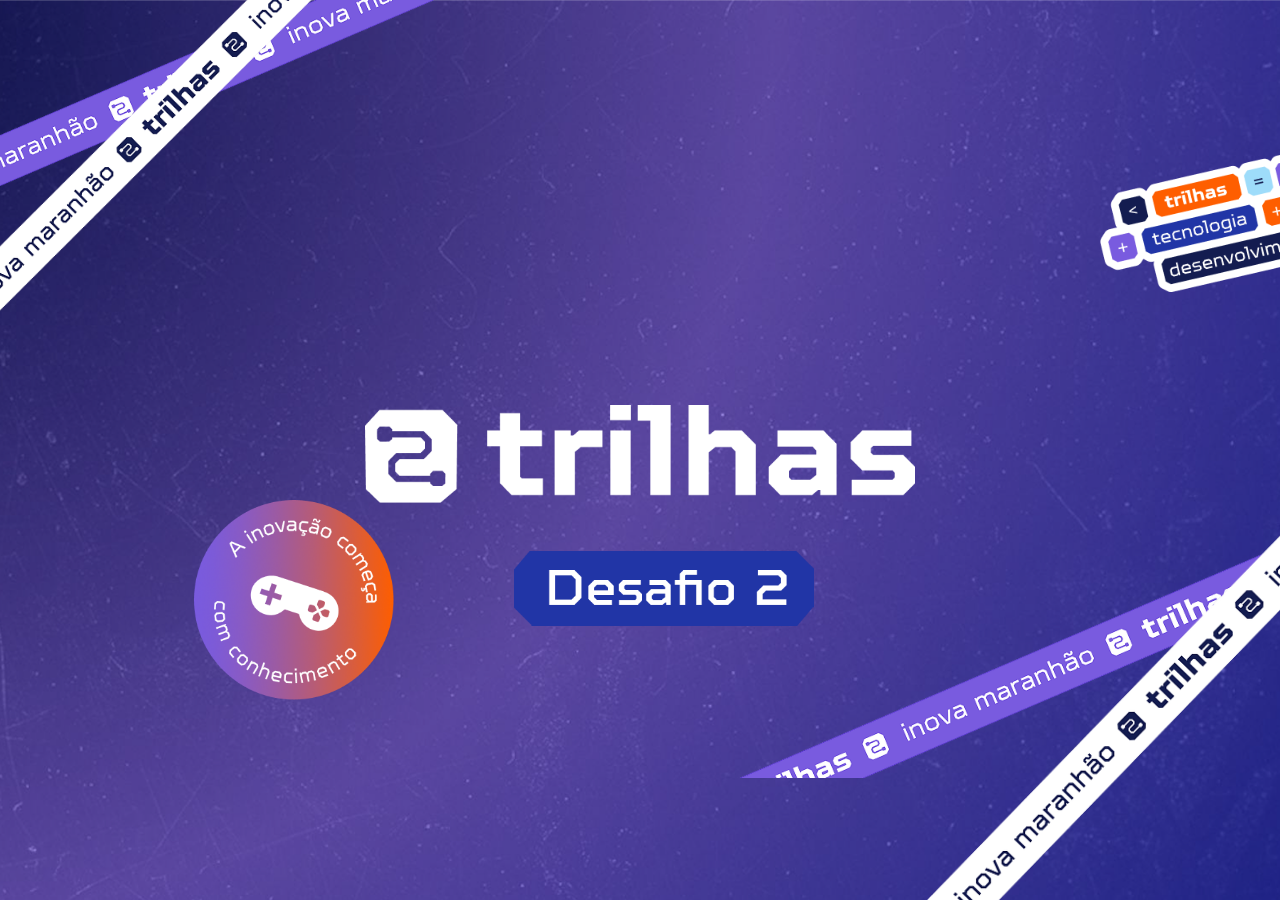
<file: index.html>
<!DOCTYPE html>
<html lang="pt-BR">
<head>
    <meta charset="UTF-8">
    <meta name="viewport" content="width=device-width, initial-scale=1.0">
    <title>Bem-vindo</title>
    <link rel="stylesheet" href="style.css">
</head>
<body>
    <div class="capa">
        <div class="container-capa">
            <img src="Ativo 43@4x 1.png" class="fundo" alt="Imagem de fundo">
            
            <img src="Camada_1 (1).png" class="camada1" alt="Camada 1">
            <img src="Camada_1.png" class="camada1-2" alt="Camada 1.2">
            <img src="Ativo 44@4x 2.png" class="ativo442" alt="Ativo 44-2">
             <img src="Ativo 44@4x 1.png" class="ativo444" alt="Ativo 44-1">
             <img src="Ativo 46@4x 2.png" class="ativo462" alt="Ativo 46-2">
           
            
            <!-- Logo Trilhas (Botão clicável) -->
            <a href="pagina1.html">
                <img src="logo-trilhas.png" class="logo-trilhas" alt="Logo Trilhas">
            </a>
            
            <img src="Ativo 46@4x 1.png" class="ativo464" alt="Ativo 46-1">
            
            <!-- Botão iniciar -->
            <a href="pagina1.html" class="botao-iniciar1">
                <img src="Group 1.png" width="200" alt="Iniciar">
            </a>
        </div>
        
    <div vw class="enabled">
        <div vw-access-button class="active"></div>
        <div vw-plugin-wrapper>
        <div class="vw-plugin-top-wrapper"></div>
        </div>
    </div>
    <script src="https://vlibras.gov.br/app/vlibras-plugin.js"></script>
    <script>
        new window.VLibras.Widget({
        rootPah: '/app',
        personalization: 'https://vlibras.gov.br/config/default_logo.json',
        translationEnabled: true,
        textEnabled: true
        });
  </script>
    </div>
</body>
</html>
</file>
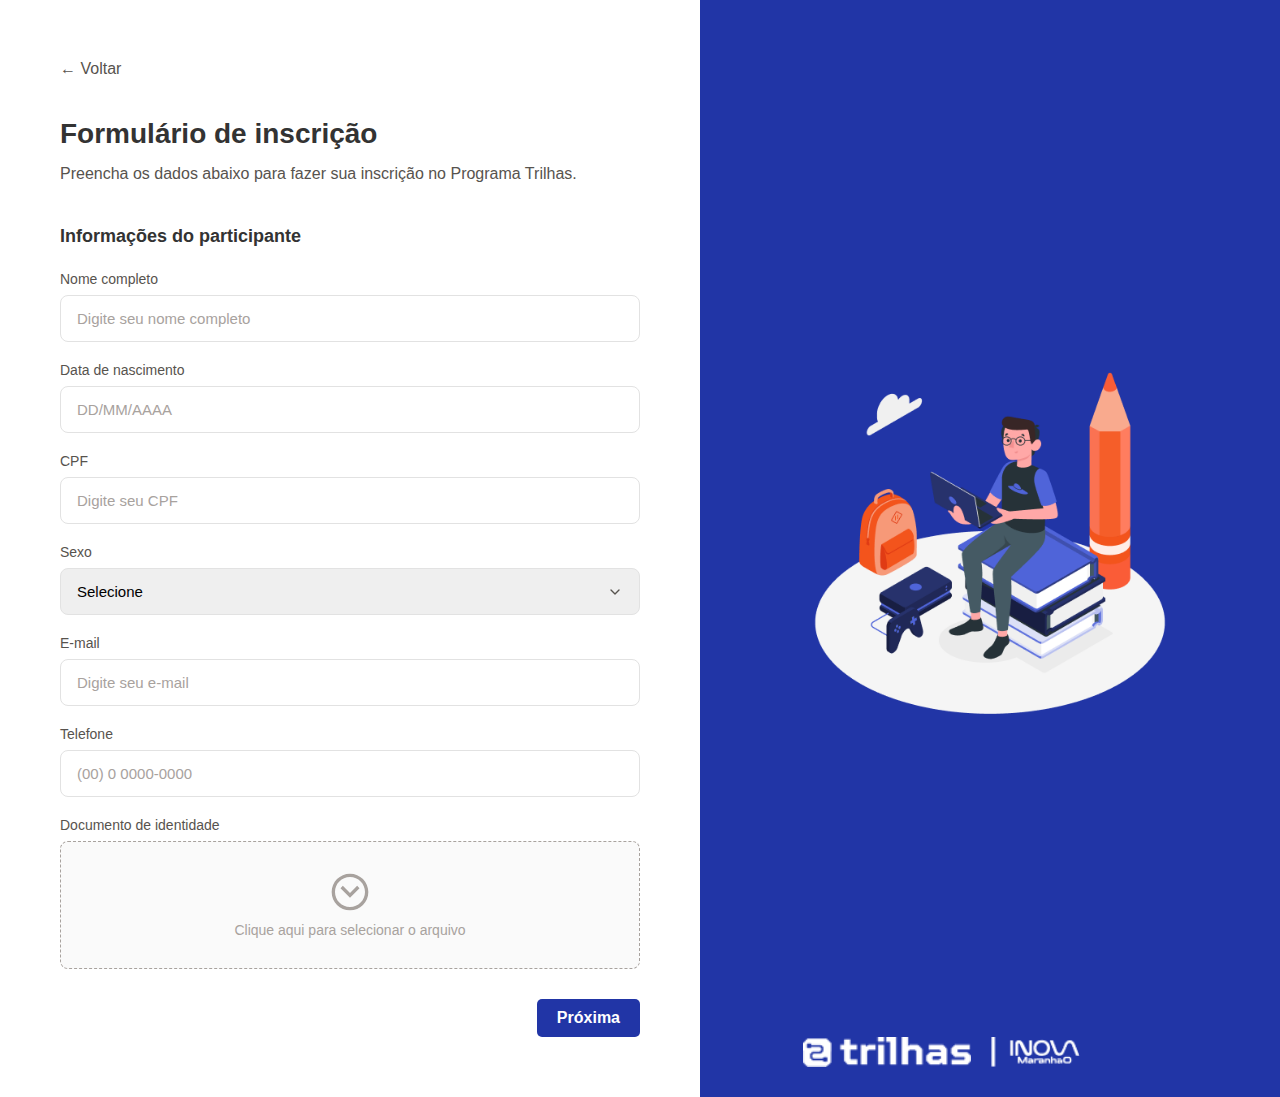
<file: pagina1.html>
<!DOCTYPE html>
<html lang="pt-br">
<head>
    <meta charset="UTF-8">
    <meta name="viewport" content="width=device-width, initial-scale=1.0">
    <title>Formulário de Inscrição</title>
    <link rel="stylesheet" href="pagina1.css">
</head>
<body>
    <div class="container">
        <!-- Lado esquerdo - Formulário -->
        <div class="formulario-container">
            <a href="index.html" class="voltar">← Voltar</a>
            
            <h1>Formulário de inscrição</h1>
            <p class="subtitulo">Preencha os dados abaixo para fazer sua inscrição no Programa Trilhas.</p>
            
            <div class="secao-titulo">Informações do participante</div>
            
            <form id="formulario-inscricao">
                <div class="campo-formulario">
                    <label for="nome">Nome completo</label>
                    <input type="text" id="nome" placeholder="Digite seu nome completo" required>
                </div>
                
                <div class="campo-formulario">
                    <label for="data">Data de nascimento</label>
                    <input type="text" id="data" placeholder="DD/MM/AAAA" required>
                </div>
                
                <div class="campo-formulario">
                    <label for="cpf">CPF</label>
                    <input type="text" id="cpf" placeholder="Digite seu CPF" required>
                </div>
                
                <div class="campo-formulario">
                    <label for="sexo">Sexo</label>
                    <select id="sexo" required>
                        <option value="" selected disabled>Selecione</option>
                        <option>Feminino</option>
                        <option>Masculino</option>
                        <option>Outro</option>
                        </select>
                </div>
                
                <div class="campo-formulario">
                    <label for="email">E-mail</label>
                    <input type="email" id="email" placeholder="Digite seu e-mail" required>
                </div>
                
                <div class="campo-formulario">
                    <label for="telefone">Telefone</label>
                    <input type="tel" id="telefone" placeholder="(00) 0 0000-0000" required>
                </div>
                
                <div class="campo-formulario">
                    <label for="documento">Documento de identidade</label>
                    <div class="area-upload">
                        <input type="file" id="documento" accept=".pdf,.jpg,.jpeg,.png" class="input-file" required>
                        <div class="upload-texto">
                            <svg width="40" height="40" viewBox="0 0 24 24" fill="none" xmlns="http://www.w3.org/2000/svg">
                                <path d="M12 12.5858L16.2929 8.29289L17.7071 9.70711L12 15.4142L6.29289 9.70711L7.70711 8.29289L12 12.5858Z" fill="#A8A29E"/>
                                <path fill-rule="evenodd" clip-rule="evenodd" d="M12 1C5.92487 1 1 5.92487 1 12C1 18.0751 5.92487 23 12 23C18.0751 23 23 18.0751 23 12C23 5.92487 18.0751 1 12 1ZM3 12C3 7.02944 7.02944 3 12 3C16.9706 3 21 7.02944 21 12C21 16.9706 16.9706 21 12 21C7.02944 21 3 16.9706 3 12Z" fill="#A8A29E"/>
                            </svg>
                            <span>Clique aqui para selecionar o arquivo</span>
                        </div>
                    </div>
                </div>
                
                <div class="botoes">
                   
                    <a href="pagina2.html" class="proxima">Próxima</a>
                   
                </div>
            </form>
        </div>
        
        <!-- Lado direito - Fundo azul com imagem -->
        <div class="imagem-container">
            <img class="ilustracao" src="ilustração toda.png" alt="Ilustração de pessoa estudando">
            
            <div class="logo-container">
                <img src="trilhas.png.png" alt="Logo Trilhas">
                <img src="inova.png.png" alt="Logo Inova">
            </div>
        </div>

    <div vw class="enabled">
        <div vw-access-button class="active"></div>
        <div vw-plugin-wrapper>
        <div class="vw-plugin-top-wrapper"></div>
        </div>
    </div>
    <script src="https://vlibras.gov.br/app/vlibras-plugin.js"></script>
    <script>
        new window.VLibras.Widget({
        rootPah: '/app',
        personalization: 'https://vlibras.gov.br/config/default_logo.json',
        translationEnabled: true,
        textEnabled: true
        });
    </script>
    </div>
</body>
</html>
</file>
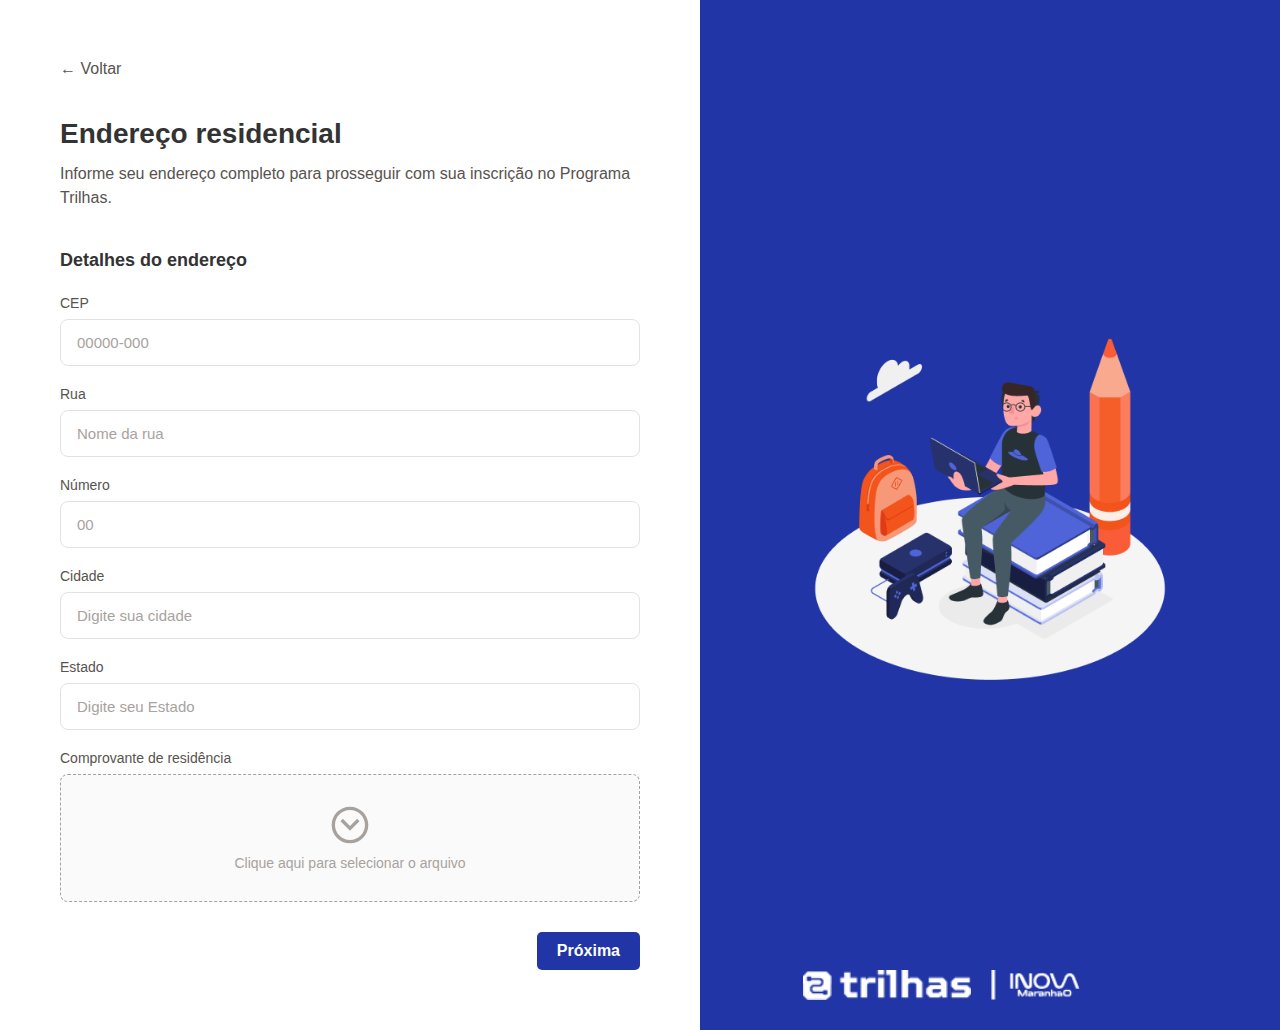
<file: pagina2.html>
<!DOCTYPE html>
<html lang="pt-br">
<head>
    <meta charset="UTF-8">
    <meta name="viewport" content="width=device-width, initial-scale=1.0">
    <title>Formulário de Endereço</title>
    <link rel="stylesheet" href="pagina1.css">
</head>
<body>
    <div class="container">
        <!-- Lado esquerdo - Formulário -->
        <div class="formulario-container">
            <a href="pagina1.html" class="voltar">← Voltar</a>
            
            <h1>Endereço residencial</h1>
            <p class="subtitulo">Informe seu endereço completo para prosseguir com sua inscrição no Programa Trilhas.</p>
            
            <div class="secao-titulo">Detalhes do endereço</div>
            
            <form id="formulario-endereco">
                <div class="campo-formulario">
                    <label for="cep">CEP</label>
                    <input type="text" id="cep" placeholder="00000-000" required>
                </div>
                
                <div class="campo-formulario">
                    <label for="rua">Rua</label>
                    <input type="text" id="rua" placeholder="Nome da rua" required>
                </div>
                
                <div class="campo-formulario">
                    <label for="numero">Número</label>
                    <input type="text" id="numero" placeholder="00" required>
                </div>
                
                <div class="campo-formulario">
                    <label for="cidade">Cidade</label>
                    <input type="text" id="cidade" placeholder="Digite sua cidade" required>
                </div>
                
                <div class="campo-formulario">
                    <label for="estado">Estado</label>
                    <input type="text" id="estado" placeholder="Digite seu Estado" maxlength="2" required>
                </div>
                
                <div class="campo-formulario">
                    <label for="comprovante">Comprovante de residência</label>
                    <div class="area-upload">
                        <input type="file" id="comprovante" accept=".pdf,.jpg,.jpeg,.png" class="input-file" required>
                        <div class="upload-texto">
                            <svg width="40" height="40" viewBox="0 0 24 24" fill="none" xmlns="http://www.w3.org/2000/svg">
                                <path d="M12 12.5858L16.2929 8.29289L17.7071 9.70711L12 15.4142L6.29289 9.70711L7.70711 8.29289L12 12.5858Z" fill="#A8A29E"/>
                                <path fill-rule="evenodd" clip-rule="evenodd" d="M12 1C5.92487 1 1 5.92487 1 12C1 18.0751 5.92487 23 12 23C18.0751 23 23 18.0751 23 12C23 5.92487 18.0751 1 12 1ZM3 12C3 7.02944 7.02944 3 12 3C16.9706 3 21 7.02944 21 12C21 16.9706 16.9706 21 12 21C7.02944 21 3 16.9706 3 12Z" fill="#A8A29E"/>
                            </svg>
                            <span>Clique aqui para selecionar o arquivo</span>
                        </div>
                    </div>
                </div>
                
                <div class="botoes">
                    <a href="pagina3.html" class="proxima">Próxima</a>
                </div>
            </form>
        </div>
        
        <!-- Lado direito - Fundo azul com imagem -->
        <div class="imagem-container">
            <img class="ilustracao" src="ilustração toda.png" alt="Ilustração de pessoa estudando">
            
            <div class="logo-container">
                <img src="trilhas.png.png" alt="Logo Trilhas">
                <img src="inova.png.png" alt="Logo Inova">
            </div>
        </div>

        <div vw class="enabled">
            <div vw-access-button class="active"></div>
            <div vw-plugin-wrapper>
                <div class="vw-plugin-top-wrapper"></div>
            </div>
        </div>
        <script src="https://vlibras.gov.br/app/vlibras-plugin.js"></script>
        <script>
            new window.VLibras.Widget({
                rootPah: '/app',
                personalization: 'https://vlibras.gov.br/config/default_logo.json',
                translationEnabled: true,
                textEnabled: true
            });
        </script>
    </div>
</body>
</html>
</file>
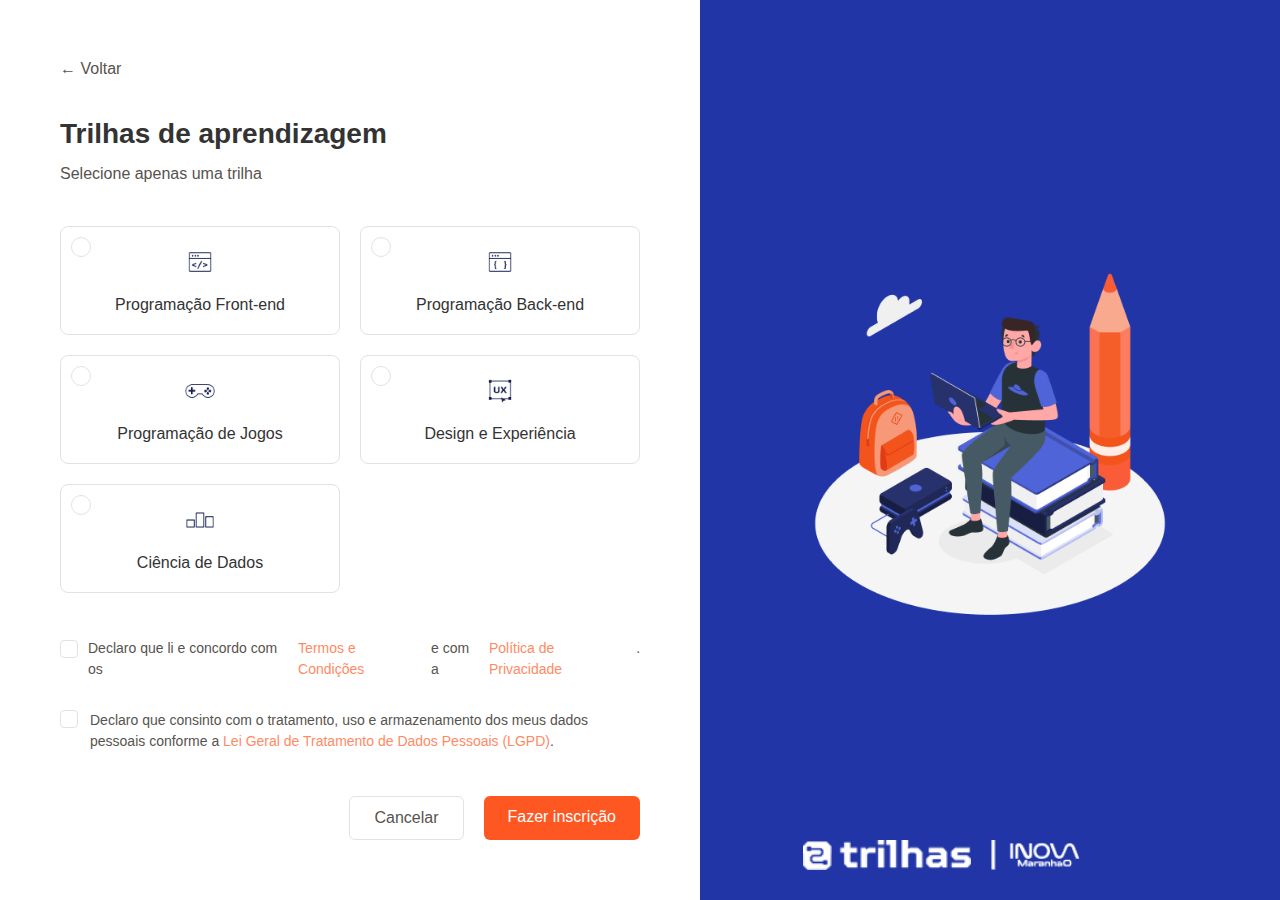
<file: pagina3.html>
<!DOCTYPE html>
<html lang="pt-br">
<head>
    <meta charset="UTF-8">
    <meta name="viewport" content="width=device-width, initial-scale=1.0">
    <title>Trilhas de Aprendizagem</title>
    <link rel="stylesheet" href="pagina3.css">
</head>
<body>
    <div class="container">
        <!-- Lado esquerdo - Seleção de trilhas -->
        <div class="formulario-container">
            <a href="pagina1.html" class="voltar">← Voltar</a>
            
            <h1>Trilhas de aprendizagem</h1>
            <p class="subtitulo">Selecione apenas uma trilha</p>
            
            <div class="opcoes-trilhas">
                <!-- Opção 1: Front-end -->
                <div class="opcao-trilha">
                    <input type="radio" id="front-end" name="trilha" value="front-end">
                    <label for="front-end" class="trilha-card">
                        <div class="check-circle"></div>
                        <div class="trilha-icone">
                            <img src="front-end.png" alt="Ícone Front-end">
                        </div>
                        <div class="trilha-nome">Programação Front-end</div>
                    </label>
                </div>
                
                <!-- Opção 2: Back-end -->
                <div class="opcao-trilha">
                    <input type="radio" id="back-end" name="trilha" value="back-end">
                    <label for="back-end" class="trilha-card">
                        <div class="check-circle"></div>
                        <div class="trilha-icone">
                            <img src="back-end.png" alt="Ícone Back-end">
                        </div>
                        <div class="trilha-nome">Programação Back-end</div>
                    </label>
                </div>
                
                <!-- Opção 3: Jogos -->
                <div class="opcao-trilha">
                    <input type="radio" id="jogos" name="trilha" value="jogos">
                    <label for="jogos" class="trilha-card">
                        <div class="check-circle"></div>
                        <div class="trilha-icone">
                            <img src="jogos.png" alt="Ícone Jogos">
                        </div>
                        <div class="trilha-nome">Programação de Jogos</div>
                    </label>
                </div>
                
                <!-- Opção 4: Design -->
                <div class="opcao-trilha">
                    <input type="radio" id="design" name="trilha" value="design">
                    <label for="design" class="trilha-card">
                        <div class="check-circle"></div>
                        <div class="trilha-icone">
                            <img src="designerexperiencia.png" alt="Ícone Design">
                        </div>
                        <div class="trilha-nome">Design e Experiência</div>
                    </label>
                </div>
                
                <!-- Opção 5: Dados -->
                <div class="opcao-trilha">
                    <input type="radio" id="dados" name="trilha" value="dados">
                    <label for="dados" class="trilha-card">
                        <div class="check-circle"></div>
                        <div class="trilha-icone">
                            <img src="cienciadedados.png" alt="Ícone Dados">
                        </div>
                        <div class="trilha-nome">Ciência de Dados</div>
                    </label>
                </div>
            </div>
            
            <div class="termos-container">
                <label class="checkbox-container">
                    <input type="checkbox" id="termos">
                    <span class="checkmark"></span>
                    Declaro que li e concordo com os <a href="termosecondições.html" class="link-destaque">Termos e Condições</a> e com a<a href="politicaprivacidade.html" class="link-destaque">Política de Privacidade</a>.
                </label>
            </div>
            <!-- Adicione este bloco antes da div "botoes" no seu HTML -->
<div class="campo-formulario consentimento">
    <label class="checkbox-termos">
        <input type="checkbox" id="consentimento-dados" required>
        <span class="checkbox-custom"></span>
        <span class="texto-termos">Declaro que consinto com o tratamento, uso e armazenamento dos meus dados pessoais conforme a <a href="https://www.planalto.gov.br/ccivil_03/_ato2015-2018/2018/lei/l13709.htm" class="link-destaque">Lei Geral de Tratamento de Dados Pessoais (LGPD)</a>.</span>
    </label>
</div>
            
            <div class="botoes">
                <a href="index.html" class="cancelar">Cancelar</a>
                <a href="pagina4.html" class="inscricao">Fazer inscrição</a>
            </div>
        </div>
        
        <!-- Lado direito - Fundo azul com imagem -->
        <div class="imagem-container">
            <img class="ilustracao" src="ilustração toda.png" alt="Ilustração de pessoa estudando">
            
            <div class="logo-container">
                <img src="trilhas.png.png" alt="Logo Trilhas">
                <img src="inova.png.png" alt="Logo Inova">
            </div>
        </div>
    </div>

    <div vw class="enabled">
        <div vw-access-button class="active"></div>
        <div vw-plugin-wrapper>
        <div class="vw-plugin-top-wrapper"></div>
        </div>
    </div>
    <script src="https://vlibras.gov.br/app/vlibras-plugin.js"></script>
    <script>
        new window.VLibras.Widget({
        rootPah: '/app',
        personalization: 'https://vlibras.gov.br/config/default_logo.json',
        translationEnabled: true,
        textEnabled: true
        });
    </script>
</body>
</html>
</file>
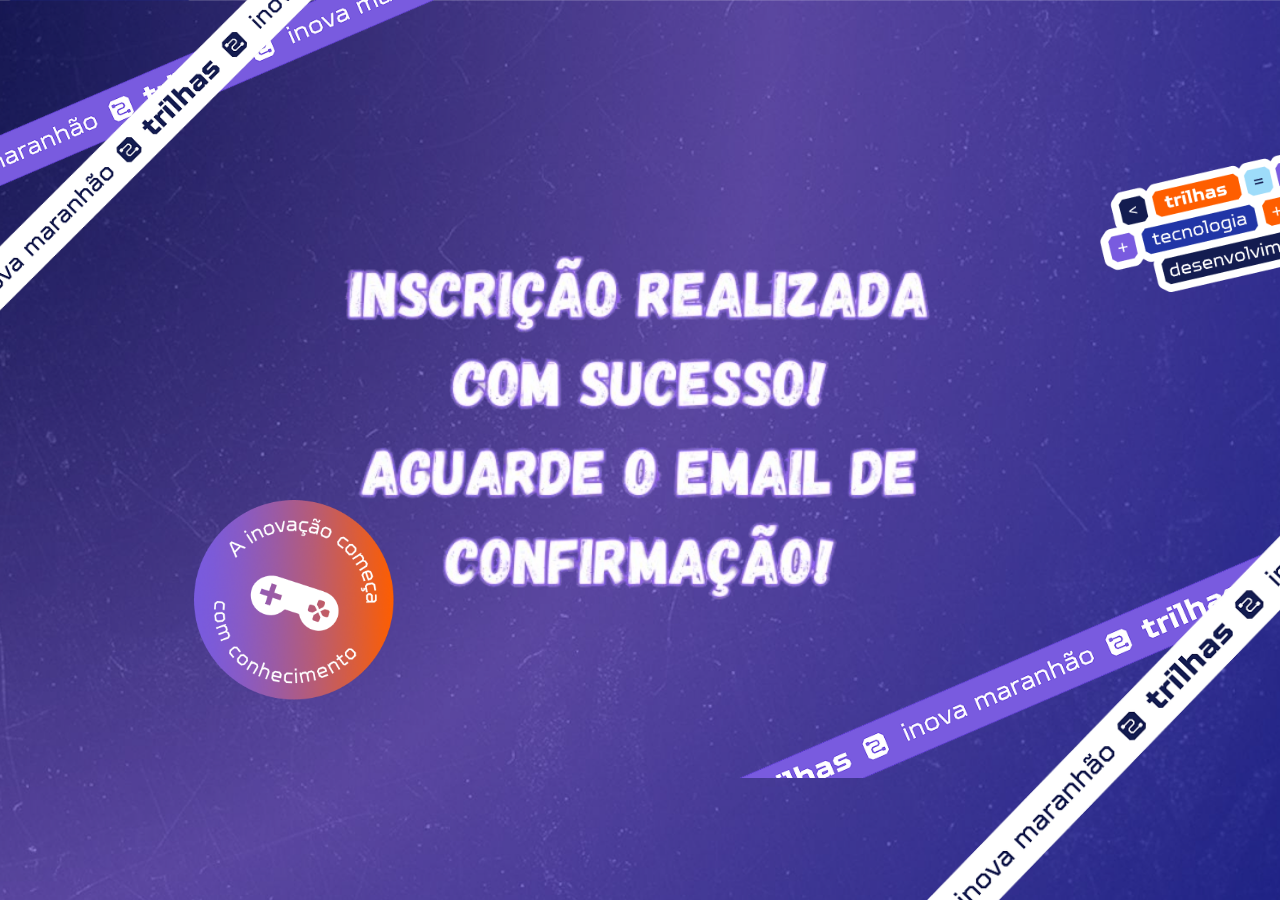
<file: pagina4.html>
<!DOCTYPE html>
<html lang="pt-BR">
<head>
    <meta charset="UTF-8">
    <meta name="viewport" content="width=device-width, initial-scale=1.0">
    <title>Inscrição realizada!</title>
    <link rel="stylesheet" href="style.css">
</head>
<body>
    <div class="capa">
        <div class="container-capa">
            <img src="Ativo 43@4x 1.png" class="fundo" alt="Imagem de fundo">
            
            <img src="Camada_1 (1).png" class="camada1" alt="Camada 1">
            <img src="Camada_1.png" class="camada1-2" alt="Camada 1.2">
            <img src="Ativo 44@4x 2.png" class="ativo442" alt="Ativo 44-2">
             <img src="Ativo 44@4x 1.png" class="ativo444" alt="Ativo 44-1">
             <img src="Ativo 46@4x 2.png" class="ativo462" alt="Ativo 46-2">
           
              
                <img src="Inscrição_realizada_.png" class="logo-confirmacao" alt="Logo Trilhas">
           
            
            <img src="Ativo 46@4x 1.png" class="ativo464" alt="Ativo 46-1">
            
                 
                <img src="Group 1.png" width="200" alt="Iniciar">
         
        </div>
        
    <div vw class="enabled">
        <div vw-access-button class="active"></div>
        <div vw-plugin-wrapper>
        <div class="vw-plugin-top-wrapper"></div>
        </div>
    </div>
    <script src="https://vlibras.gov.br/app/vlibras-plugin.js"></script>
    <script>
        new window.VLibras.Widget({
        rootPah: '/app',
        personalization: 'https://vlibras.gov.br/config/default_logo.json',
        translationEnabled: true,
        textEnabled: true
        });
  </script>
    </div>
</body>
</html>
</file>
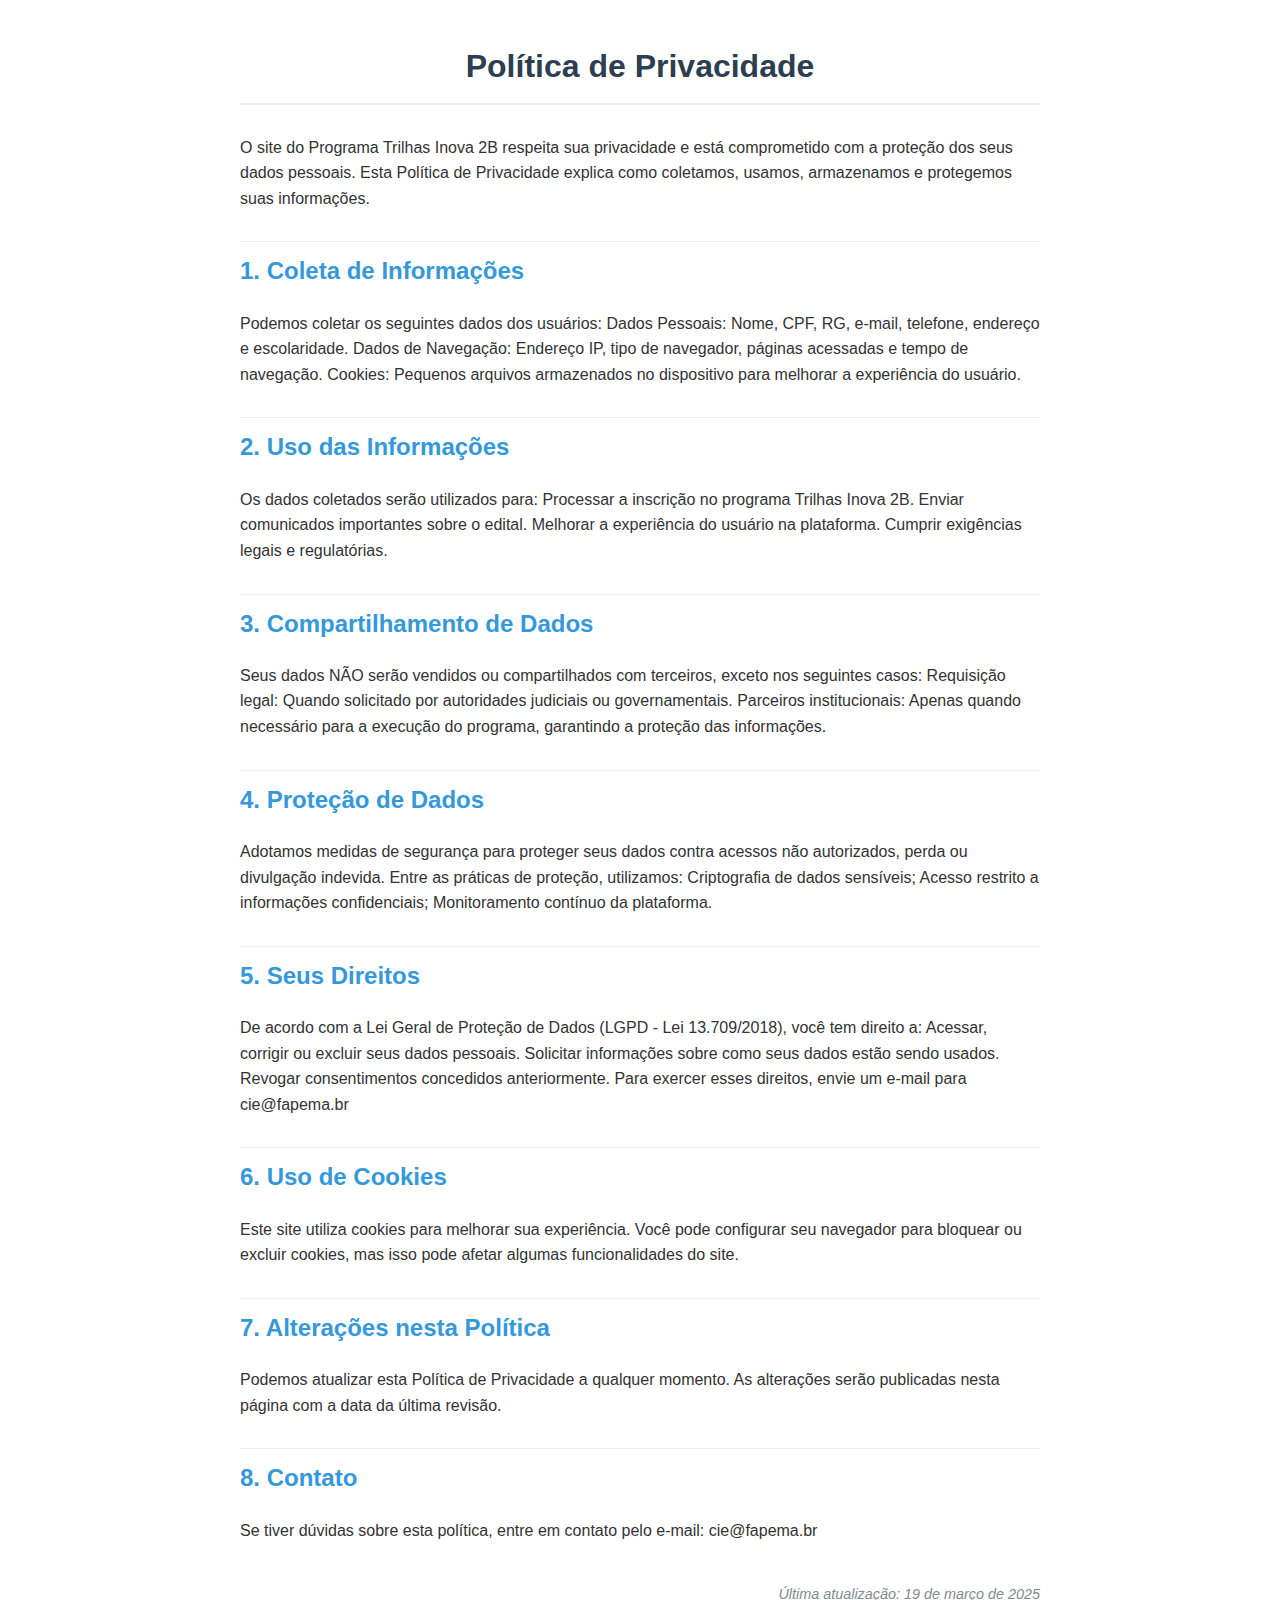
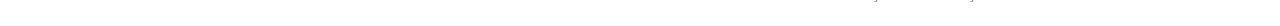
<file: politicaprivacidade.html>
<!DOCTYPE html>
<html lang="pt-BR">
<head>
    <meta charset="UTF-8">
    <meta name="viewport" content="width=device-width, initial-scale=1.0">
    <title>Política de Privacidade</title>
    <link rel="stylesheet" href="termos.css">
</head>
<body>
    <div class="container">
        <h1>Política de Privacidade</h1>
        <p>
        O site do Programa Trilhas Inova 2B respeita sua privacidade e está comprometido com a proteção dos seus dados pessoais.
        Esta Política de Privacidade explica como coletamos, usamos, armazenamos e protegemos suas informações.
        </p>
        <h2>1. Coleta de Informações</h2>
        <p>
            Podemos coletar os seguintes dados dos usuários:

        Dados Pessoais: Nome, CPF, RG, e-mail, telefone, endereço e escolaridade.
        Dados de Navegação: Endereço IP, tipo de navegador, páginas acessadas e tempo de navegação.
        Cookies: Pequenos arquivos armazenados no dispositivo para melhorar a experiência do usuário.
        </p>
        
        <h2>2. Uso das Informações</h2>
        <p>
                    Os dados coletados serão utilizados para:
        Processar a inscrição no programa Trilhas Inova 2B.
        Enviar comunicados importantes sobre o edital.
        Melhorar a experiência do usuário na plataforma. Cumprir exigências legais e regulatórias.
        </p>
        
        <h2>3. Compartilhamento de Dados</h2>
        <p>
                    Seus dados NÃO serão vendidos ou compartilhados com terceiros, exceto nos seguintes casos:

        Requisição legal: Quando solicitado por autoridades judiciais ou governamentais.
        Parceiros institucionais: Apenas quando necessário para a execução do programa, garantindo a proteção das informações.
        </p>
        
        <h2>4. Proteção de Dados</h2>
        <p>
                    Adotamos medidas de segurança para proteger seus dados contra acessos não autorizados, perda ou divulgação indevida. Entre as práticas de proteção, utilizamos:
        Criptografia de dados sensíveis;
        Acesso restrito a informações confidenciais;
        Monitoramento contínuo da plataforma.
        </p>
        
        <h2>5. Seus Direitos</h2>
        <p>
                    De acordo com a Lei Geral de Proteção de Dados (LGPD - Lei 13.709/2018), você tem direito a:
        Acessar, corrigir ou excluir seus dados pessoais.
        Solicitar informações sobre como seus dados estão sendo usados.
        Revogar consentimentos concedidos anteriormente.

        Para exercer esses direitos, envie um e-mail para cie@fapema.br
        </p>
        
        <h2>6. Uso de Cookies</h2>
        <p>
            Este site utiliza cookies para melhorar sua experiência. Você pode configurar seu navegador para bloquear ou excluir cookies, mas isso pode afetar algumas funcionalidades do site.
        </p>
        
        <h2>7. Alterações nesta Política</h2>
        <p>
            Podemos atualizar esta Política de Privacidade a qualquer momento. As alterações serão publicadas nesta página com a data da última revisão.
        </p>
        
        <h2>8. Contato</h2>
        <p>
            Se tiver dúvidas sobre esta política, entre em contato pelo e-mail: cie@fapema.br
        </p>
        
        <div class="last-updated">
            Última atualização: 19 de março de 2025
        </div>
    </div>
</body>
</html>
</file>
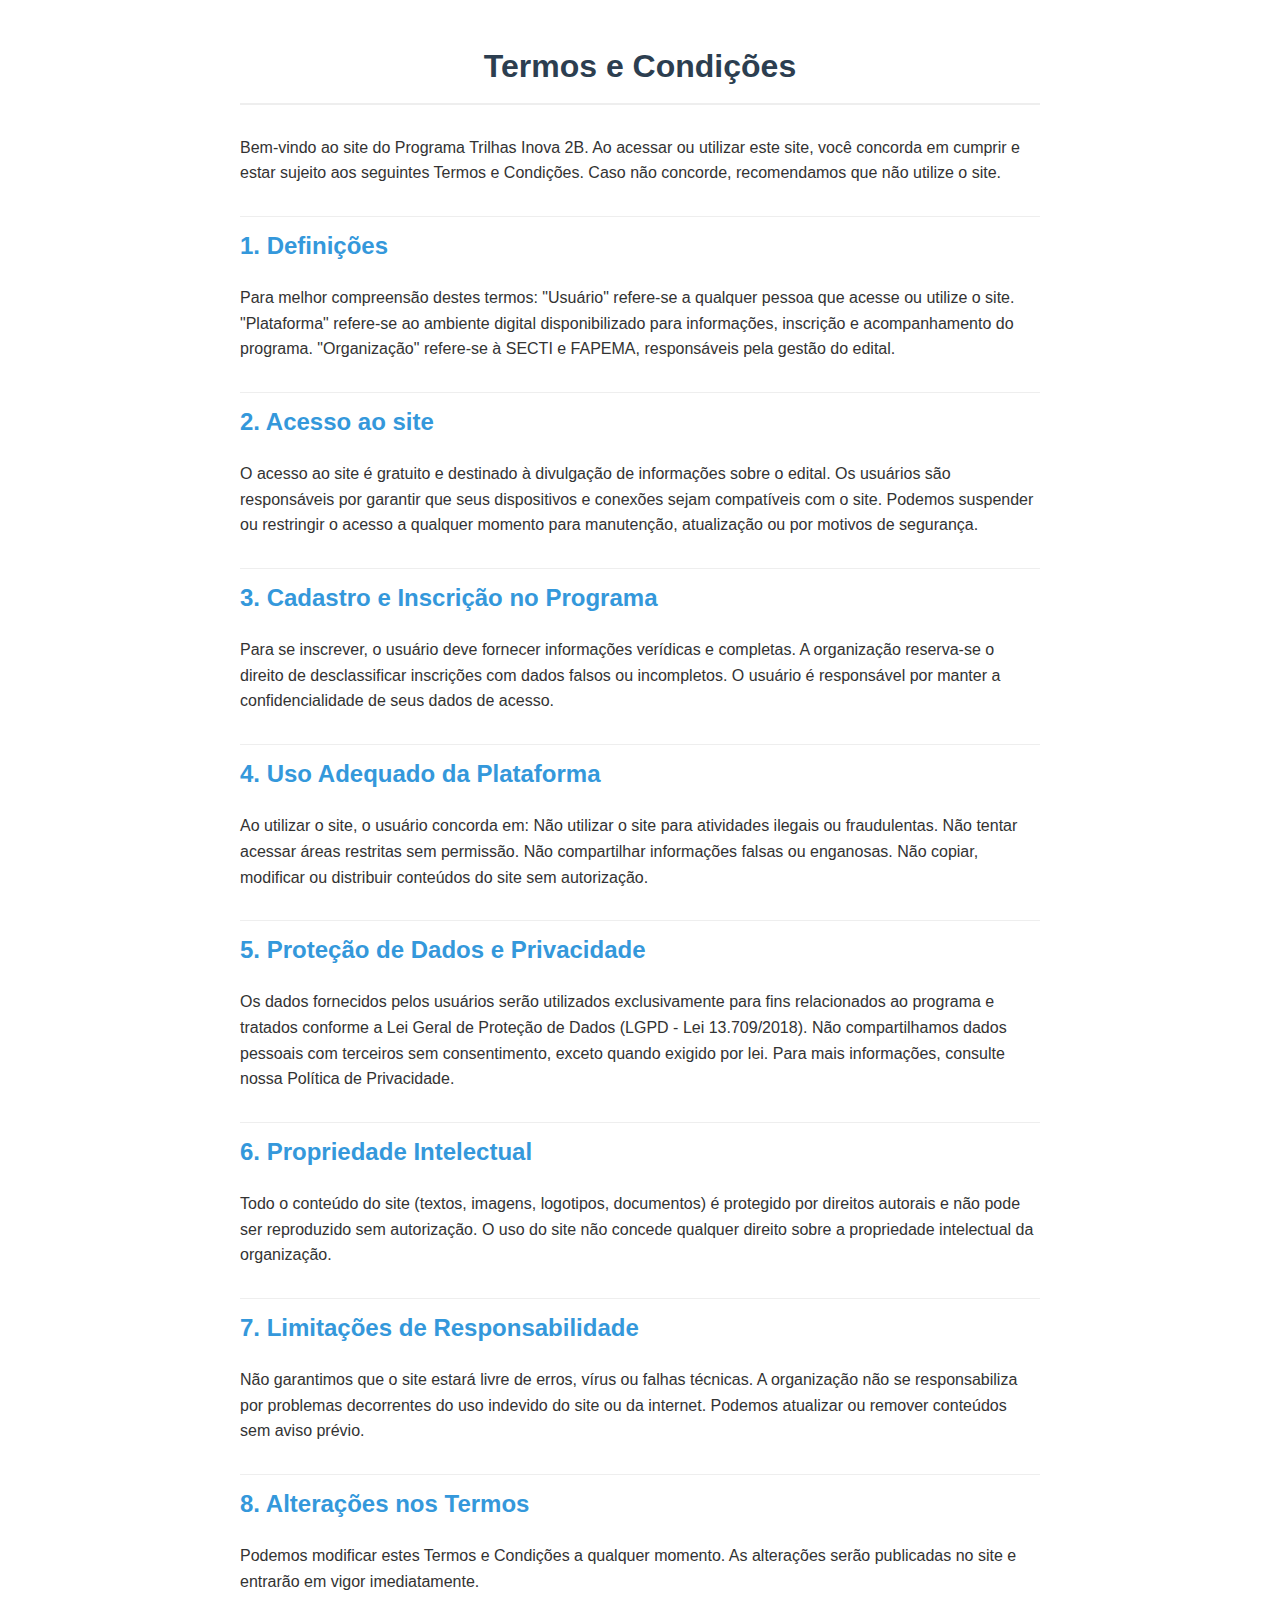
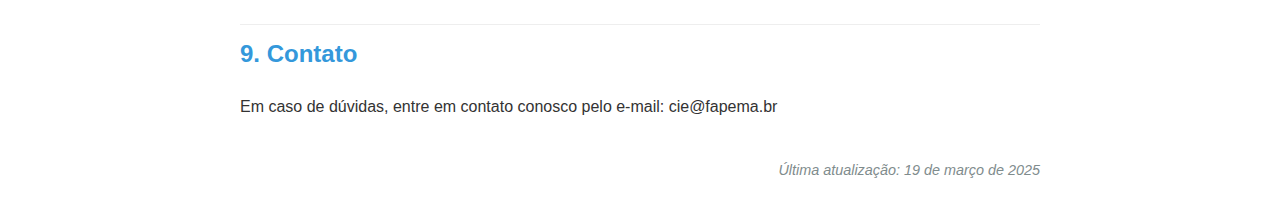
<file: termosecondições.html>
<!DOCTYPE html>
<html lang="pt-BR">
<head>
    <meta charset="UTF-8">
    <meta name="viewport" content="width=device-width, initial-scale=1.0">
    <title>Termos e Condições</title>
    <link rel="stylesheet" href="termos.css">
</head>
<body>
    <div class="container">
        <h1>Termos e Condições</h1>
        <p>
      
    Bem-vindo ao site do Programa Trilhas Inova 2B. Ao acessar ou utilizar este site,
    você concorda em cumprir e estar sujeito aos seguintes Termos e Condições. 
    Caso não concorde, recomendamos que não utilize o site.
        </p>
        
        <h2>1. Definições</h2>
        <p>
                Para melhor compreensão destes termos:

    "Usuário" refere-se a qualquer pessoa que acesse ou utilize o site.
    "Plataforma" refere-se ao ambiente digital disponibilizado para informações, inscrição e acompanhamento do programa.
    "Organização" refere-se à SECTI e FAPEMA, responsáveis pela gestão do edital.
        </p>
        
        <h2>2. Acesso ao site</h2>
        <p>
                O acesso ao site é gratuito e destinado à divulgação de informações sobre o edital.
    Os usuários são responsáveis por garantir que seus dispositivos e conexões sejam compatíveis com o site.
    Podemos suspender ou restringir o acesso a qualquer momento para manutenção, atualização ou por motivos de segurança.
        </p>
        
        <h2>3. Cadastro e Inscrição no Programa</h2>
        <p>
                Para se inscrever, o usuário deve fornecer informações verídicas e completas.
    A organização reserva-se o direito de desclassificar inscrições com dados falsos ou incompletos.
    O usuário é responsável por manter a confidencialidade de seus dados de acesso.
        </p>
        
        <h2>4. Uso Adequado da Plataforma</h2>
        <p>
                Ao utilizar o site, o usuário concorda em:
    Não utilizar o site para atividades ilegais ou fraudulentas.
    Não tentar acessar áreas restritas sem permissão.
    Não compartilhar informações falsas ou enganosas.
    Não copiar, modificar ou distribuir conteúdos do site sem autorização.
        </p>
        
        <h2>5. Proteção de Dados e Privacidade</h2>
        <p>
                Os dados fornecidos pelos usuários serão utilizados exclusivamente para fins relacionados ao programa e tratados conforme a Lei Geral de Proteção de Dados (LGPD - Lei 13.709/2018).
    Não compartilhamos dados pessoais com terceiros sem consentimento, exceto quando exigido por lei.
    Para mais informações, consulte nossa Política de Privacidade.
        </p>
        
        <h2>6. Propriedade Intelectual</h2>
        <p>
                Todo o conteúdo do site (textos, imagens, logotipos, documentos) é protegido por direitos autorais e não pode ser reproduzido sem autorização.
    O uso do site não concede qualquer direito sobre a propriedade intelectual da organização.
        </p>
        
        <h2>7. Limitações de Responsabilidade</h2>
        <p>
                    Não garantimos que o site estará livre de erros, vírus ou falhas técnicas.
        A organização não se responsabiliza por problemas decorrentes do uso indevido do site ou da internet.
        Podemos atualizar ou remover conteúdos sem aviso prévio.
        </p>
        
        <h2>8. Alterações nos Termos</h2>
        <p>
            Podemos modificar estes Termos e Condições a qualquer momento.
             As alterações serão publicadas no site e entrarão em vigor imediatamente.
        </p>
        
        <h2>9. Contato</h2>
        <p>
            Em caso de dúvidas, entre em contato conosco pelo e-mail: cie@fapema.br
        </p>
        
        <div class="last-updated">
            Última atualização: 19 de março de 2025
        </div>
    </div>
</body>
</html>
</file>
<file: pagina1.css>
* {
    margin: 0;
    padding: 0;
    box-sizing: border-box;
    font-family: 'Inter', sans-serif;
}

body {
    background-color: white;
}

.container {
    display: flex;
    width: 100%;
    min-height: 100vh;
}

/* Formulário do lado esquerdo */
.formulario-container {
    flex: 1;
    padding: 60px;
    display: flex;
    flex-direction: column;
}

.voltar {
    display: flex;
    align-items: center;
    gap: 8px;
    color: #57534E;
    text-decoration: none;
    font-size: 16px;
    margin-bottom: 40px;
}

h1 {
    font-size: 28px;
    color: #333;
    font-weight: 600;
    margin-bottom: 12px;
}

.subtitulo {
    font-size: 16px;
    color: #57534E;
    margin-bottom: 40px;
    line-height: 1.5;
}

.secao-titulo {
    font-size: 18px;
    font-weight: 600;
    color: #333;
    margin-bottom: 24px;
}

.campo-formulario {
    margin-bottom: 20px;
    position: relative;
}

label {
    display: block;
    margin-bottom: 8px;
    font-size: 14px;
    color: #57534E;
}

input, select {
    width: 100%;
    padding: 14px 16px;
    border: 1px solid #E2E2E2;
    border-radius: 8px;
    font-size: 15px;
    transition: border-color 0.3s;
}

input:focus, select:focus {
    outline: none;
    border-color: #FF8A65;
}

input::placeholder {
    color: #A8A29E;
}

select {
    appearance: none;
    background-image: url("data:image/svg+xml;charset=UTF-8,%3csvg xmlns='http://www.w3.org/2000/svg' viewBox='0 0 24 24' fill='none' stroke='%2357534E' stroke-width='2' stroke-linecap='round' stroke-linejoin='round'%3e%3cpolyline points='6 9 12 15 18 9'%3e%3c/polyline%3e%3c/svg%3e");
    background-repeat: no-repeat;
    background-position: right 16px center;
    background-size: 16px;
}

/* Área de upload de arquivo */
.area-upload {
    border: 1px dashed #A8A29E;
    border-radius: 8px;
    padding: 30px;
    text-align: center;
    cursor: pointer;
    position: relative;
    background-color: #FAFAFA;
    transition: all 0.3s;
}

.area-upload:hover {
    background-color: #F5F5F5;
}

.input-file {
    position: absolute;
    top: 0;
    left: 0;
    width: 100%;
    height: 100%;
    opacity: 0;
    cursor: pointer;
}

.upload-texto {
    display: flex;
    flex-direction: column;
    align-items: center;
    gap: 10px;
    color: #A8A29E;
}

.upload-texto svg {
    width: 40px;
    height: 40px;
}

.upload-texto span {
    font-size: 14px;
}

.botoes {
    display: flex;
    justify-content: flex-end;
    margin-top: 30px;
}

.proxima {
    display: inline-block;
    padding: 10px 20px;
    background-color: #2135A6;
    color: white;
    text-decoration: none;
    border-radius: 5px;
    font-weight: bold;
    transition: background-color 0.3s;
}

.proxima:hover {
    background-color: #2135A6;
    cursor: pointer;
}


/* Imagem do lado direito */

.ilustracao-toda{
    width: 500px;
    height: 500px;
    top: 140px;
    left: 712px;

}


.imagem-container {
    flex: 1;
    background: #2135A6; 
    display: flex;
    flex-direction: column;
    justify-content: center;
    align-items: center;
    position: relative;
}

.imagem-container .ilustracao {
    max-width: 70%;
    height: auto;
}

.logo-container {
    position: absolute;
    bottom: 30px;
    right: 200px;
    display: flex;
    align-items: center;
    gap: 20px;
}

.logo-container img {
    height: 30px;
}

/* Responsividade */
@media (max-width: 1024px) {
    .container {
        flex-direction: column;
    }
    
    .imagem-container {
        display: none;
    }
    
    .formulario-container {
        padding: 30px;
    }
}
/* Estilos para personalizar o botão e widget do VLibras */
div[vw].enabled {
    position: fixed;
    bottom: 10px;
    right: 10px;
    width: auto;
    height: auto;
    z-index: 100;
    display: block;
  }
  
  div[vw-access-button].active {
    opacity: 1;
    transition: all 0.3s;
  }
  
  div[vw-access-button]:hover {
    transform: scale(1.1);
  }
  
  /* Se você quiser alterar a posição do botão */
  /*
  div[vw].enabled {
    bottom: 20px;
    right: 20px;
  }
  */
  
  /* Se você quiser alterar o tamanho do avatar do tradutor */
  /*
  div[vw-plugin-wrapper] {
    width: 280px;
    height: 320px;
  }
  */
</file>
<file: pagina3.css>
* {
    margin: 0;
    padding: 0;
    box-sizing: border-box;
    font-family: 'Inter', sans-serif;
}

body {
    background-color: white;
}

.container {
    display: flex;
    width: 100%;
    min-height: 100vh;
}

/* Formulário do lado esquerdo */
.formulario-container {
    flex: 1;
    padding: 60px;
    display: flex;
    flex-direction: column;
}

.voltar {
    display: flex;
    align-items: center;
    gap: 8px;
    color: #57534E;
    text-decoration: none;
    font-size: 16px;
    margin-bottom: 40px;
}

h1 {
    font-size: 28px;
    color: #333;
    font-weight: 600;
    margin-bottom: 12px;
}

.subtitulo {
    font-size: 16px;
    color: #57534E;
    margin-bottom: 40px;
    line-height: 1.5;
}

/* Estilos para as opções de trilhas */
.opcoes-trilhas {
    display: grid;
    grid-template-columns: 1fr 1fr;
    gap: 20px;
    margin-bottom: 45px;
}

.opcao-trilha input[type="radio"] {
    display: none;
}

.trilha-card {
    border: 1px solid #E2E2E2;
    border-radius: 8px;
    padding: 20px;
    display: flex;
    flex-direction: column;
    align-items: center;
    text-align: center;
    cursor: pointer;
    transition: all 0.3s;
    height: 100%;
    position: relative;
}

.trilha-card:hover {
    border-color: #FF8A65;
}

.opcao-trilha input[type="radio"]:checked + .trilha-card {
    border: 2px solid #FF8A65;
    background-color: #FFF9F7;
}

.check-circle {
    position: absolute;
    top: 10px;
    left: 10px;
    width: 20px;
    height: 20px;
    border: 1px solid #E2E2E2;
    border-radius: 50%;
}

.opcao-trilha input[type="radio"]:checked + .trilha-card .check-circle {
    background-color: #FF8A65;
    border-color: #FF8A65;
}

.trilha-icone {
    margin-bottom: 15px;
}

.trilha-icone img {
    width: 30px;
    height: 30px;
}

.trilha-nome {
    font-size: 16px;
    font-weight: 500;
    color: #333;
}

/* Estilos para o checkbox de termos */
.termos-container {
    margin-bottom: 30px;
}

.checkbox-container {
    display: flex;
    align-items: flex-start;
    gap: 10px;
    position: relative;
    cursor: pointer;
    font-size: 14px;
    color: #57534E;
    line-height: 1.5;
}

.checkbox-container input {
    position: absolute;
    opacity: 0;
    height: 0;
    width: 0;
}

.checkmark {
    height: 18px;
    width: 18px;
    background-color: white;
    border: 1px solid #E2E2E2;
    border-radius: 4px;
    flex-shrink: 0;
    margin-top: 2px;
}

.checkbox-container input:checked ~ .checkmark {
    background-color: #2135A6;
    border-color: #2135A6;
}

.link-destaque {
    color: #FF8A65;
    text-decoration: none;
}

.link-destaque:hover {
    text-decoration: underline;
}

/* Botões */
.botoes {
    display: flex;
    justify-content: flex-end;
    gap: 20px;
    margin-top: auto;
}

.cancelar {
    padding: 12px 24px;
    border: 1px solid #E2E2E2;
    border-radius: 6px;
    color: #57534E;
    text-decoration: none;
    text-align: center;
    font-weight: 500;
    transition: background-color 0.3s;
}

.cancelar:hover {
    background-color: #F5F5F5;
}

.inscricao {
    padding: 12px 24px;
    background-color: #FF5722;
    border-radius: 6px;
    color: white;
    text-decoration: none;
    text-align: center;
    font-weight: 500;
    transition: background-color 0.3s;
}

.inscricao:hover {
    background-color: #E64A19;
}

/* Imagem do lado direito */
.imagem-container {
    flex: 1;
    background: #2135A6; 
    display: flex;
    flex-direction: column;
    justify-content: center;
    align-items: center;
    position: relative;
}

.imagem-container .ilustracao {
    max-width: 70%;
    height: auto;
}

.logo-container {
    position: absolute;
    bottom: 30px;
    right: 200px;
    display: flex;
    align-items: center;
    gap: 20px;
}

.logo-container img {
    height: 30px;
}

/* Responsividade */
@media (max-width: 1024px) {
    .container {
        flex-direction: column;
    }
    
    .imagem-container {
        display: none;
    }
    
    .formulario-container {
        padding: 30px;
    }
    
    .opcoes-trilhas {
        grid-template-columns: 1fr;
    }
}

@media (max-width: 768px) {
    .botoes {
        flex-direction: column;
    }
    
    .cancelar, .inscricao {
        width: 100%;
    }
}

/* PARA A LGPD (NÃO CONFUNDIR */
.consentimento {
    margin-top: 0;
}

.checkbox-termos {
    display: flex;
    align-items: flex-start;
    position: relative;
    cursor: pointer;
    padding-left: 30px;
    font-size: 14px;
    color: #57534E;
    line-height: 1.5;
}

.checkbox-termos input {
    position: absolute;
    opacity: 0;
    cursor: pointer;
    height: 0;
    width: 0;
}

.checkbox-custom {
    position: absolute;
    top: 0;
    left: 0;
    height: 18px;
    width: 18px;
    background-color: white;
    border: 1px solid #E2E2E2;
    border-radius: 4px;
}

.checkbox-termos input:checked ~ .checkbox-custom {
    background-color: #2135A6;
    border-color: #2135A6;
}

.texto-termos {
    display: inline-block;
    margin-top: 0;
}

.link-destaque {
    color: #FF8A65;
    text-decoration: none;
}

.link-destaque:hover {
    text-decoration: underline;
}

/* Estilos para personalizar o botão e widget do VLibras */

div[vw].enabled {
    position: fixed;
    bottom: 10px;
    right: 10px;
    width: auto;
    height: auto;
    z-index: 100;
    display: block;
}
  
div[vw-access-button].active {
    opacity: 1;
    transition: all 0.3s;
}
  
div[vw-access-button]:hover {
    transform: scale(1.1);
}
</file>
<file: termos.css>
body {
    font-family: Arial, sans-serif;
    line-height: 1.6;
    margin: 0;
    padding: 20px;
    color: #333;
}

.container {
    max-width: 800px;
    margin: 0 auto;
}

h1 {
    color: #2c3e50;
    text-align: center;
    margin-bottom: 30px;
    padding-bottom: 10px;
    border-bottom: 2px solid #eee;
}

h2 {
    color: #3498db;
    margin-top: 30px;
    padding-top: 10px;
    border-top: 1px solid #eee;
}

p {
    margin-bottom: 20px;
}

.last-updated {
    font-style: italic;
    color: #7f8c8d;
    text-align: right;
    margin-top: 40px;
    font-size: 0.9em;
}
</file>
<file: style.css>
/* Reset */
* {
    margin: 0;
    padding: 0;
    box-sizing: border-box;
    font-family: Arial, sans-serif;
}

/* Capa */
.capa {
    width: 100%;
    height: 100vh;
    position: relative;
    overflow: hidden;
}

/* Container principal - centralizado e posicionado relativamente */
.capa .container {
    position: relative;
    width: 100%;
    height: 100%;
    overflow: hidden;
}

/* Imagem de fundo */
.fundo {
    position: absolute;
    width: 100%;
    height: 100%;
    object-fit: cover;
    top: 0;
    left: 0;
    z-index: 1;
}

/* Camada 1 */
.camada1 {
    position: absolute;
    width: 310px;
    height: auto;
    top: 15%;
    bottom: 15%;
    left: 1100px;
    z-index: 2;
}

/* Camada 1.2 */
.camada1-2 {
    position: absolute;
    width: 200px;
    height: auto;
    top: 500px;
    left: 194px;
    right: 100%;
    z-index: 2;
}

/* Ativo 442 */
.ativo442 {
        position: absolute;
        width: 650px;
        height: auto;
        top: 0%;
        left: 0%;
        transform: rotate(0deg);
        z-index: 3;
}

/* Ativo 462 */
.ativo462 {
    position:absolute;
    width: 650px;
    height: auto;
    top: 0px;
    left: 0%;
    transform: rotate(1deg);
    z-index: 3;
}

/* Ativo 444 */
.ativo444 {
    position: absolute;
    width: 600px;
    height: auto;
    top: 20%;
    right: 0%;
    transform: rotate(-10%);
    z-index: 3;
}

/* Group 1 */
.group1 {
    position: absolute;
    width: 424px;
    height: auto;
    bottom: 10%;
    left: 50%;
    transform: translateX(-50%);
    z-index: 5;
}

/* Logo Trilhas (Botão clicável) */
.logo-trilhas {
    position: absolute;
    width: 60%;
    max-width: 550px;
    height: auto;
    top: 45%;
    left: 50%;
    transform: translateX(-50%);
    z-index: 6;
    cursor: pointer;
}

/* Ativo 464 */
.ativo464 {
    position: absolute;
    width: 650px;
    height: auto;
    bottom: 0%;
    right: 0%;
    transform: rotate(0deg);
    z-index: 3;
}

/* Botão iniciar */
.botao-iniciar1 {
    position: absolute;
    bottom: 30%;
    width: 200px;
    left: 48%;
    transform: translateX(-50%);
    text-decoration: none;
    z-index: 10;
    cursor: pointer;
}

.botao-iniciar1 img {
    width: 300px;
    height: auto;
}

/* Responsividade */
@media (max-width: 768px) {
    .logo-trilhas {
        width: 80%;
    }
    
    .group1 {
        width: 60%;
    }
    
    .ativo442, .ativo462, .ativo444, .ativo464 {
        width: 100%;
    }
}
div[vw].enabled {
    position: fixed;
    bottom: 10px;
    right: 10px;
    width: auto;
    height: auto;
    z-index: 100;
    display: block;
  }
  
  div[vw-access-button].active {
    opacity: 1;
    transition: all 0.3s;
  }
  
  div[vw-access-button]:hover {
    transform: scale(1.1);
  }

  .logo-confirmacao {
    position: absolute;
    width: 60%;
    max-width: 600px;
    height: auto;
    top: 15%;
    left: 50%;
    transform: translateX(-50%);
    z-index: 6;
    cursor: pointer;
}
</file>
